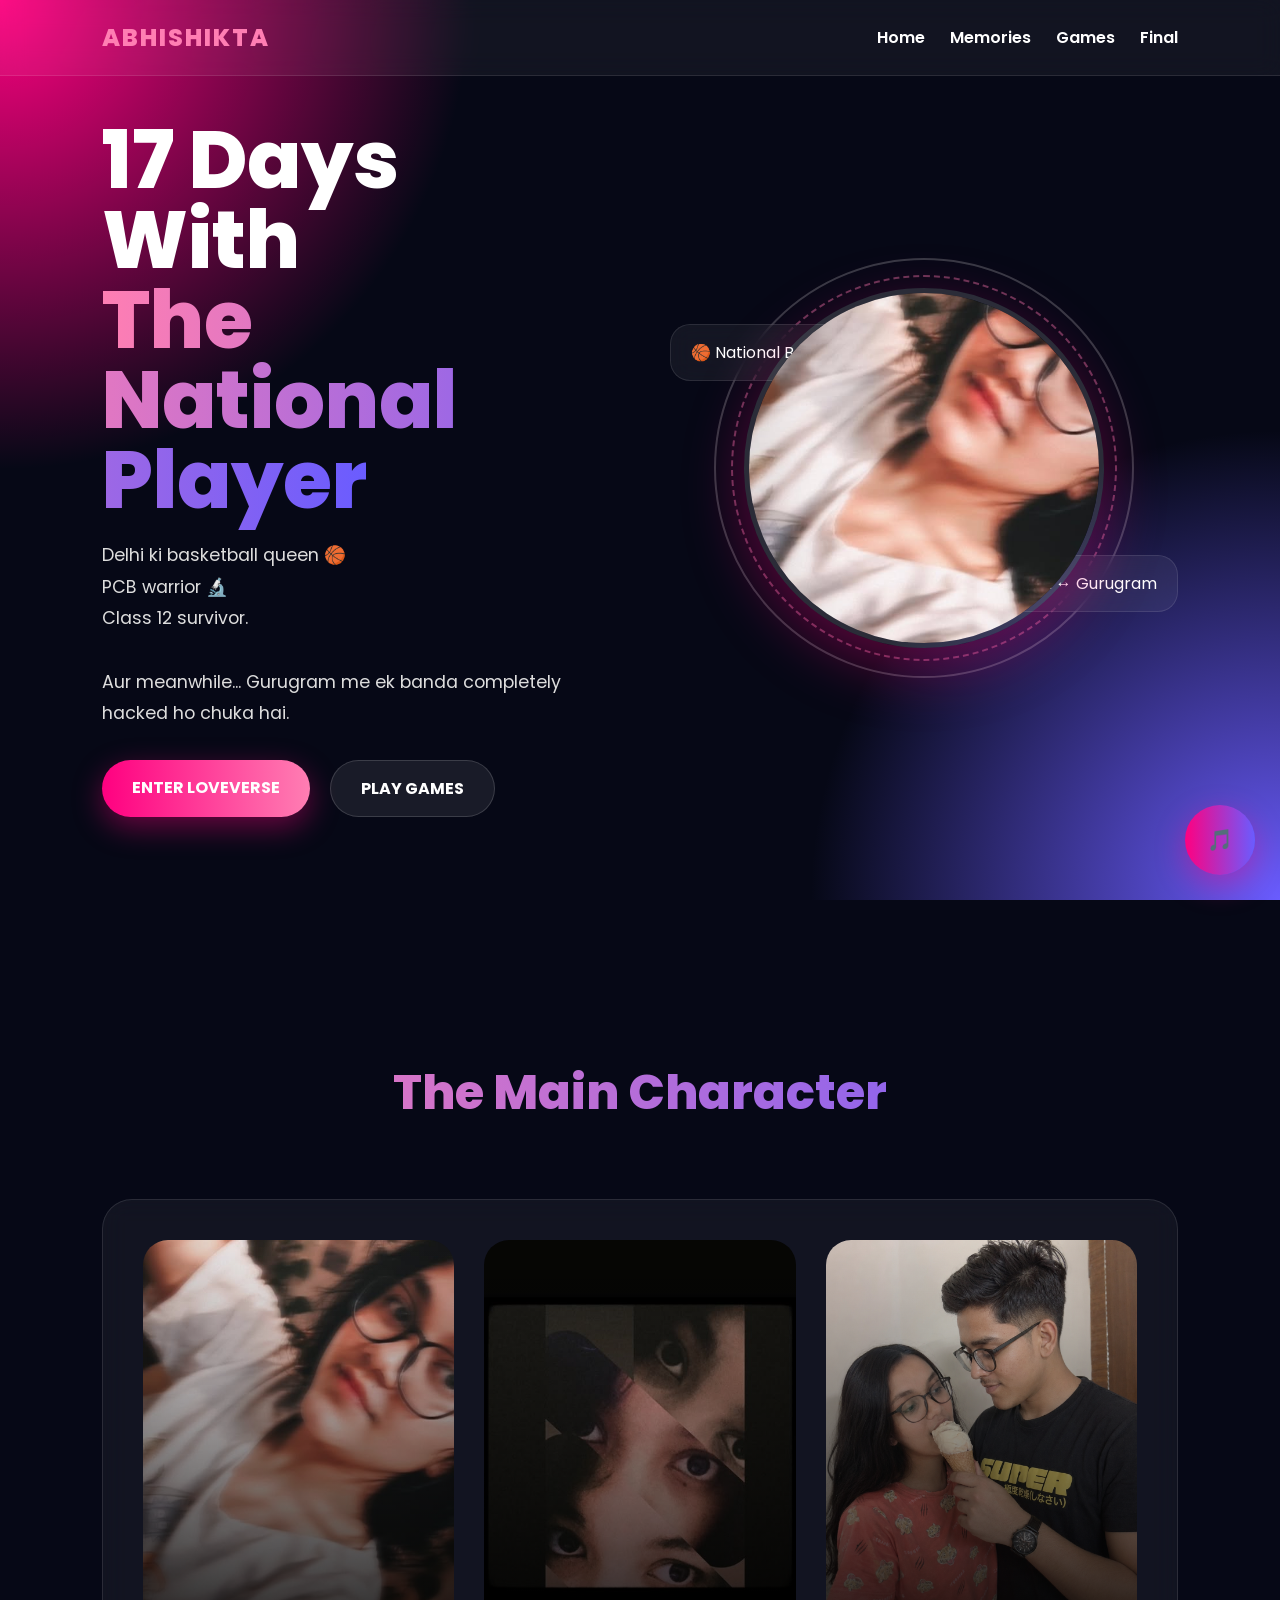
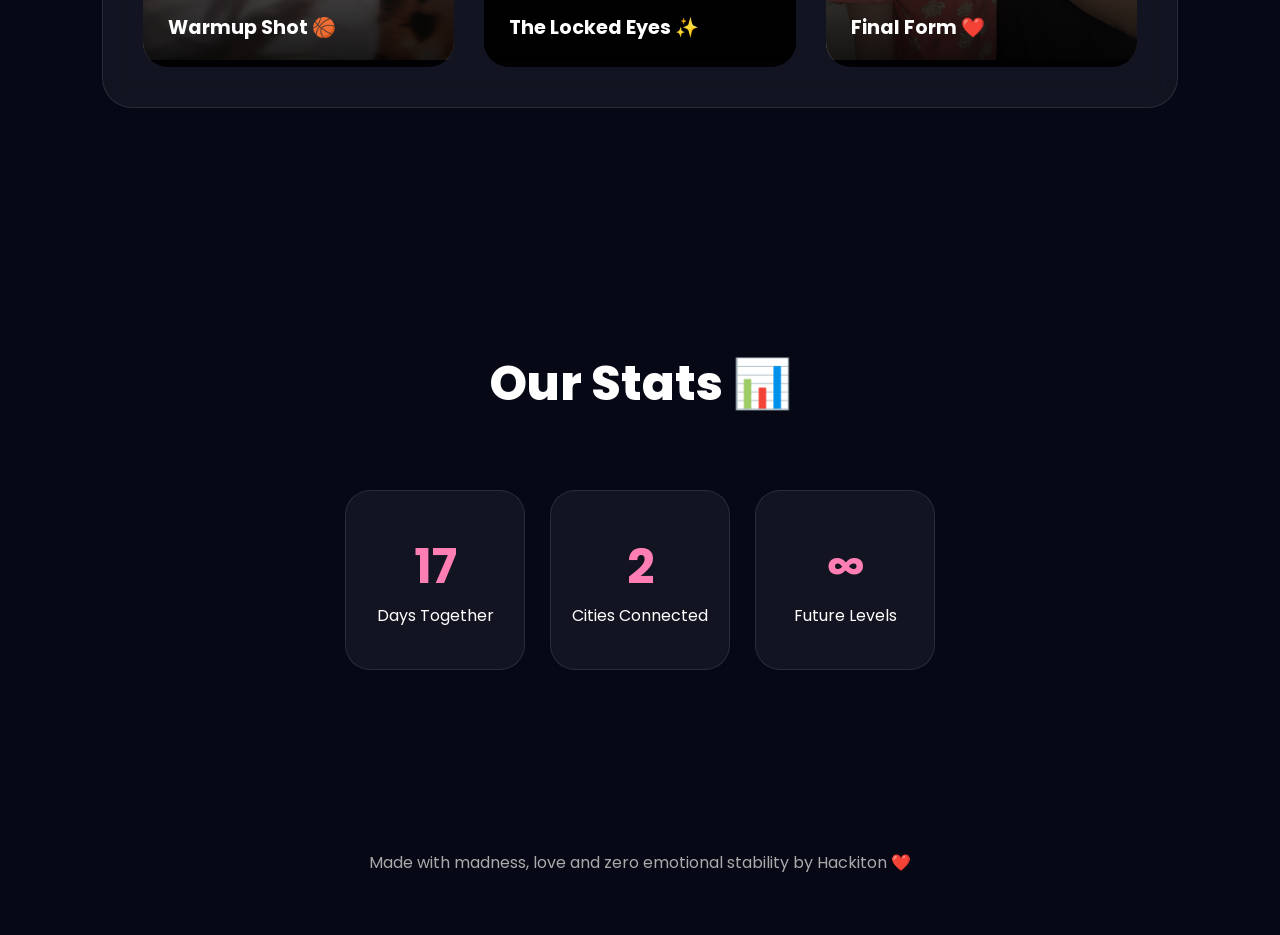
<file: index.html>
<!DOCTYPE html>
<html lang="en">
<head>
<meta charset="UTF-8">
<meta name="viewport" content="width=device-width, initial-scale=1.0">
<title>Abhishikta ❤️ Hackiton</title>

<link rel="stylesheet" href="style.css">

</head>

<body>

<div class="bg-animation">
<div class="stars"></div>
</div>

<nav>

<div class="logo">
ABHISHIKTA
</div>

<ul>
<li><a href="index.html">Home</a></li>
<li><a href="memories.html">Memories</a></li>
<li><a href="gamezone.html">Games</a></li>
<li><a href="final-letter.html">Final</a></li>
</ul>

</nav>

<section class="hero">

<div class="hero-content">

<div class="hero-text">

<h1>
17 Days With<br>
<span class="gradient-text">
The National Player
</span>
</h1>

<p>
Delhi ki basketball queen 🏀<br>
PCB warrior 🔬<br>
Class 12 survivor.<br><br>

Aur meanwhile...
Gurugram me ek banda completely hacked ho chuka hai.
</p>

<div class="hero-buttons">

<a href="memories.html" class="btn btn-primary">
ENTER LOVEVERSE
</a>

<a href="gamezone.html" class="btn btn-secondary">
PLAY GAMES
</a>

</div>

</div>

<div class="hero-image">

<div class="image-ring"></div>

<img src="image_0.jpeg" class="main-image">

<div class="floating-card card-1">
🏀 National Basketball Player
</div>

<div class="floating-card card-2">
❤️ Delhi ↔ Gurugram
</div>

</div>

</div>

</section>

<section class="section">

<h1 class="section-title gradient-text">
The Main Character
</h1>

<div class="glass">

<div class="gallery">

<div class="gallery-item">
<img src="image_0.jpeg">

<div class="overlay">
Warmup Shot 🏀
</div>

</div>

<div class="gallery-item">

<img src="image_1.jpeg">

<div class="overlay">
The Locked Eyes ✨
</div>

</div>

<div class="gallery-item">

<img src="image_2.png">

<div class="overlay">
Final Form ❤️
</div>

</div>

</div>

</div>

</section>

<section class="section">

<h1 class="section-title">
Our Stats 📊
</h1>

<div class="counter-box">

<div class="counter">
<h1>17</h1>
<p>Days Together</p>
</div>

<div class="counter">
<h1>2</h1>
<p>Cities Connected</p>
</div>

<div class="counter">
<h1>∞</h1>
<p>Future Levels</p>
</div>

</div>

</section>

<footer>
Made with madness, love and zero emotional stability by Hackiton ❤️
</footer>

<button class="music-btn" onclick="toggleMusic()">
🎵
</button>

<audio id="bgMusic" loop>
<source src="song.mp3">
</audio>

<script src="script.js"></script>

</body>
</html>
</file>
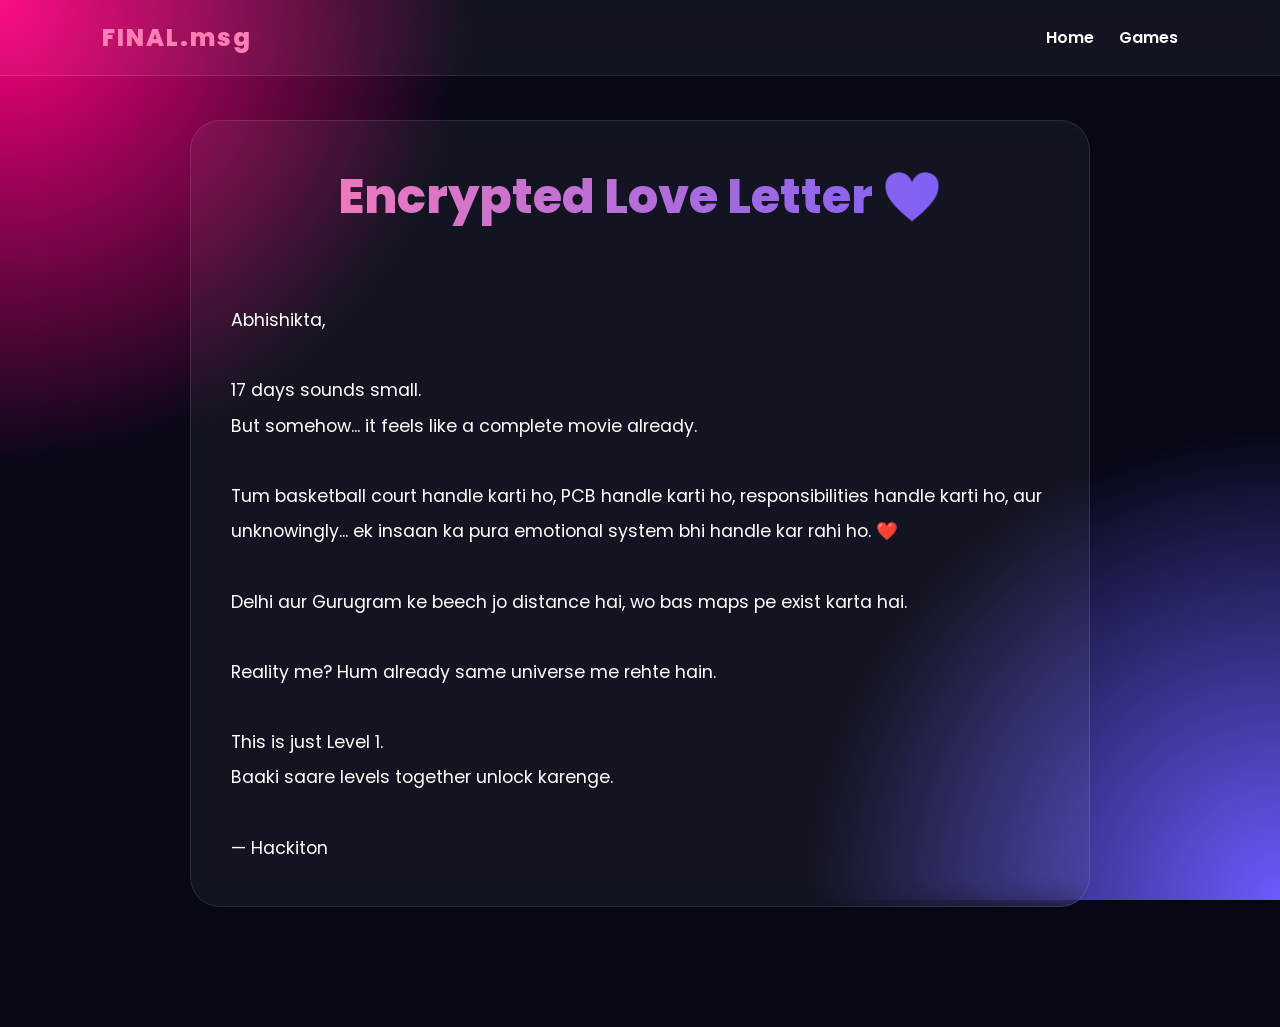
<file: final-letter.html>
<!DOCTYPE html>
<html lang="en">

<head>
<meta charset="UTF-8">
<title>Final Letter</title>

<link rel="stylesheet" href="style.css">

</head>

<body>

<div class="bg-animation">
<div class="stars"></div>
</div>

<nav>

<div class="logo">
FINAL.msg
</div>

<ul>
<li><a href="index.html">Home</a></li>
<li><a href="gamezone.html">Games</a></li>
</ul>

</nav>

<section class="section">

<div class="glass" style="max-width:900px;margin:auto;">

<h1 class="section-title gradient-text">
Encrypted Love Letter ❤️
</h1>

<p style="line-height:2;font-size:1.1rem;">

Abhishikta,<br><br>

17 days sounds small.<br>
But somehow...
it feels like a complete movie already.<br><br>

Tum basketball court handle karti ho,
PCB handle karti ho,
responsibilities handle karti ho,
aur unknowingly...
ek insaan ka pura emotional system bhi handle kar rahi ho. ❤️<br><br>

Delhi aur Gurugram ke beech jo distance hai,
wo bas maps pe exist karta hai.<br><br>

Reality me?
Hum already same universe me rehte hain.<br><br>

This is just Level 1.<br>
Baaki saare levels together unlock karenge.<br><br>

— Hackiton

</p>

</div>

</section>

</body>
</html>
</file>
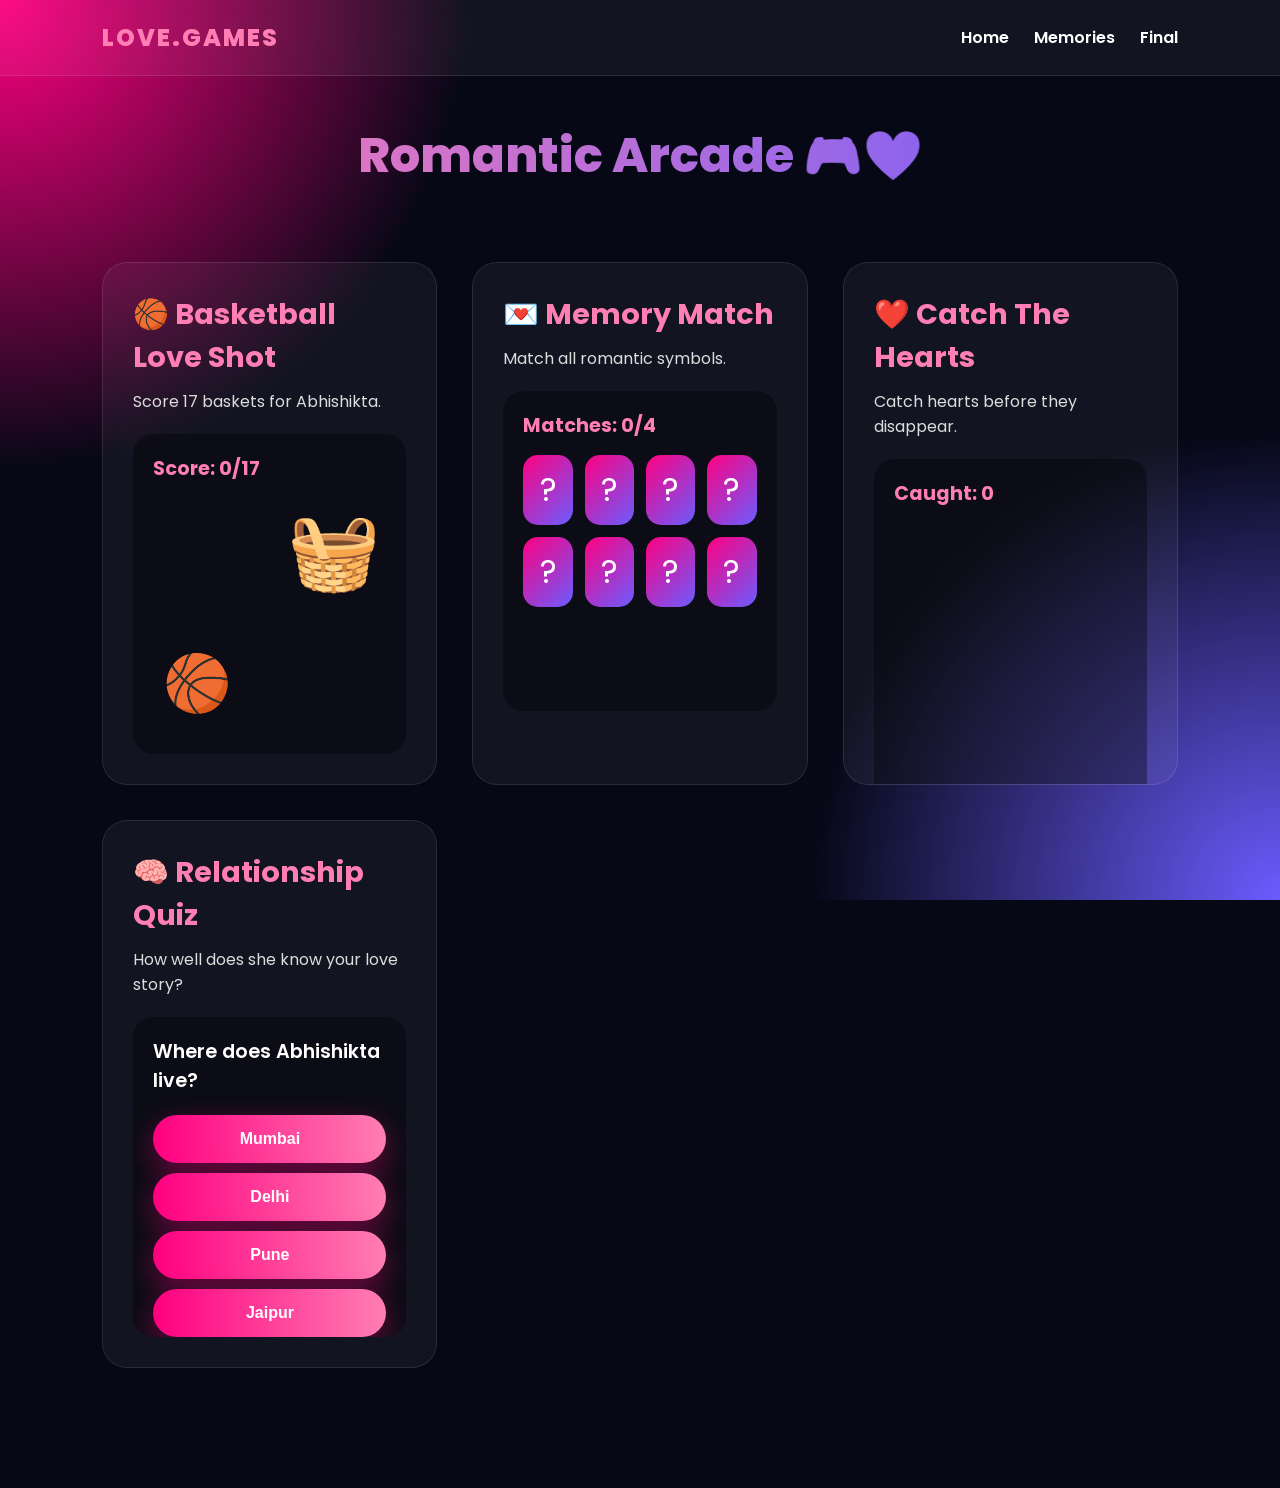
<file: gamezone.html>
<!DOCTYPE html>
<html lang="en">

<head>

    <meta charset="UTF-8">
    <meta name="viewport" content="width=device-width, initial-scale=1.0">

    <title>Romantic Arcade ❤️</title>

    <link rel="stylesheet" href="style.css">

    <style>

        .games-container {
            display: grid;
            grid-template-columns: repeat(auto-fit, minmax(320px, 1fr));
            gap: 35px;
            margin-top: 60px;
        }

        .game-box {
            background: rgba(255,255,255,.05);
            border: 1px solid rgba(255,255,255,.1);
            border-radius: 25px;
            padding: 30px;
            backdrop-filter: blur(12px);
            transition: .4s;
            overflow: hidden;
            position: relative;
        }

        .game-box:hover {
            transform: translateY(-10px);
            box-shadow: 0 20px 40px rgba(255,0,128,.25);
        }

        .game-box h2 {
            margin-bottom: 10px;
            font-size: 1.8rem;
            color: #ff7eb3;
        }

        .game-box p {
            color: #ddd;
            margin-bottom: 20px;
        }

        .game-area {
            height: 320px;
            background: rgba(0,0,0,.35);
            border-radius: 20px;
            position: relative;
            overflow: hidden;
            padding: 20px;
        }

        .score {
            font-size: 1.2rem;
            font-weight: 700;
            margin-bottom: 15px;
            color: #ff7eb3;
        }

        /* Basketball */

        #basketball-hoop {
            position: absolute;
            right: 25px;
            top: 60px;
            font-size: 75px;
        }

        #basketball {
            position: absolute;
            left: 30px;
            bottom: 30px;
            font-size: 55px;
            cursor: pointer;
            transition: 1s;
        }

        /* Memory Game */

        .memory-grid {
            display: grid;
            grid-template-columns: repeat(4,1fr);
            gap: 12px;
        }

        .memory-card {
            height: 70px;
            background: linear-gradient(135deg,#ff0080,#6a5cff);
            border-radius: 15px;
            display: flex;
            justify-content: center;
            align-items: center;
            font-size: 2rem;
            cursor: pointer;
            transition: .3s;
        }

        .memory-card:hover {
            transform: scale(1.05);
        }

        /* Heart Game */

        #heart-game {
            position: relative;
            height: 100%;
            overflow: hidden;
        }

        .heart {
            position: absolute;
            font-size: 35px;
            cursor: pointer;
            animation: fall 4s linear forwards;
        }

        @keyframes fall {

            0% {
                transform: translateY(-50px);
            }

            100% {
                transform: translateY(380px);
            }

        }

        /* Quiz */

        .quiz-question {
            font-size: 1.2rem;
            margin-bottom: 20px;
            font-weight: 600;
        }

        .quiz-options button {
            display: block;
            width: 100%;
            margin: 10px 0;
        }

        /* Mobile */

        @media(max-width:768px){

            .games-container {
                grid-template-columns: 1fr;
            }

        }

    </style>

</head>

<body>

    <div class="bg-animation">
        <div class="stars"></div>
    </div>

    <nav>

        <div class="logo">
            LOVE.GAMES
        </div>

        <ul>
            <li><a href="index.html">Home</a></li>
            <li><a href="memories.html">Memories</a></li>
            <li><a href="final-letter.html">Final</a></li>
        </ul>

    </nav>

    <section class="section">

        <h1 class="section-title gradient-text">
            Romantic Arcade 🎮❤️
        </h1>

        <div class="games-container">

            <!-- Basketball Game -->

            <div class="game-box">

                <h2>🏀 Basketball Love Shot</h2>

                <p>
                    Score 17 baskets for Abhishikta.
                </p>

                <div class="game-area">

                    <div class="score">
                        Score:
                        <span id="basket-score">0</span>/17
                    </div>

                    <div id="basketball-hoop">
                        🧺
                    </div>

                    <div id="basketball">
                        🏀
                    </div>

                </div>

            </div>

            <!-- Memory Game -->

            <div class="game-box">

                <h2>💌 Memory Match</h2>

                <p>
                    Match all romantic symbols.
                </p>

                <div class="game-area">

                    <div class="score">
                        Matches:
                        <span id="memory-score">0</span>/4
                    </div>

                    <div class="memory-grid" id="memory-grid"></div>

                </div>

            </div>

            <!-- Heart Game -->

            <div class="game-box">

                <h2>❤️ Catch The Hearts</h2>

                <p>
                    Catch hearts before they disappear.
                </p>

                <div class="game-area" id="heart-game">

                    <div class="score">
                        Caught:
                        <span id="heart-score">0</span>
                    </div>

                </div>

            </div>

            <!-- Quiz Game -->

            <div class="game-box">

                <h2>🧠 Relationship Quiz</h2>

                <p>
                    How well does she know your love story?
                </p>

                <div class="game-area">

                    <div class="quiz-question" id="quiz-question"></div>

                    <div class="quiz-options" id="quiz-options"></div>

                    <div id="quiz-result"></div>

                </div>

            </div>

        </div>

    </section>

<script>

    /* Basketball Game */

    let basketScore = 0;

    const ball = document.getElementById('basketball');

    ball.addEventListener('click', () => {

        ball.style.transform =
        'translate(240px,-190px) rotate(720deg)';

        setTimeout(() => {

            basketScore++;

            document.getElementById('basket-score').innerText =
            basketScore;

            ball.style.transition = 'none';

            ball.style.transform = 'translate(0,0)';

            setTimeout(() => {

                ball.style.transition = '1s';

            }, 50);

            if(basketScore === 17){

                alert('🏆 LEVEL CLEARED ❤️');

            }

        }, 1000);

    });


    /* Memory Game */

    const emojis = [
        '❤️',
        '🏀',
        '✨',
        '💌',
        '❤️',
        '🏀',
        '✨',
        '💌'
    ];

    let shuffled =
    [...emojis].sort(() => Math.random() - 0.5);

    const grid =
    document.getElementById('memory-grid');

    let firstCard = null;
    let secondCard = null;
    let lock = false;
    let matches = 0;

    shuffled.forEach((emoji) => {

        const card = document.createElement('div');

        card.classList.add('memory-card');

        card.dataset.emoji = emoji;

        card.innerText = '?';

        grid.appendChild(card);

        card.addEventListener('click', () => {

            if(lock || card.innerText !== '?') return;

            card.innerText = emoji;

            if(!firstCard){

                firstCard = card;

            }

            else{

                secondCard = card;

                lock = true;

                if(
                    firstCard.dataset.emoji ===
                    secondCard.dataset.emoji
                ){

                    matches++;

                    document.getElementById('memory-score').innerText =
                    matches;

                    firstCard = null;
                    secondCard = null;

                    lock = false;

                    if(matches === 4){

                        alert('💖 MEMORY COMPLETED 💖');

                    }

                }

                else{

                    setTimeout(() => {

                        firstCard.innerText = '?';
                        secondCard.innerText = '?';

                        firstCard = null;
                        secondCard = null;

                        lock = false;

                    }, 700);

                }

            }

        });

    });


    /* Heart Game */

    const heartGame =
    document.getElementById('heart-game');

    let heartScore = 0;

    function createHeart(){

        const heart =
        document.createElement('div');

        heart.classList.add('heart');

        heart.innerText = '❤️';

        heart.style.left =
        Math.random() * 90 + '%';

        heartGame.appendChild(heart);

        heart.addEventListener('click', () => {

            heart.remove();

            heartScore++;

            document.getElementById('heart-score').innerText =
            heartScore;

            if(heartScore === 17){

                alert('❤️ LOVE OVERLOAD ❤️');

            }

        });

        setTimeout(() => {

            heart.remove();

        }, 4000);

    }

    setInterval(createHeart, 900);


    /* Quiz Game */

    const quizData = [

        {
            question:'Where does Abhishikta live?',
            options:[
                'Mumbai',
                'Delhi',
                'Pune',
                'Jaipur'
            ],
            answer:'Delhi'
        },

        {
            question:'What is her passion?',
            options:[
                'Basketball',
                'Coding',
                'Cricket',
                'Dance'
            ],
            answer:'Basketball'
        },

        {
            question:'How many days together?',
            options:[
                '17 days',
                '2 years',
                '1 month',
                '100 days'
            ],
            answer:'17 days'
        }

    ];

    let currentQuiz = 0;

    function loadQuiz(){

        const q = quizData[currentQuiz];

        document.getElementById('quiz-question').innerText =
        q.question;

        const options =
        document.getElementById('quiz-options');

        options.innerHTML = '';

        q.options.forEach(option => {

            const btn =
            document.createElement('button');

            btn.classList.add(
                'btn',
                'btn-primary'
            );

            btn.innerText = option;

            btn.onclick = () => {

                if(option === q.answer){

                    currentQuiz++;

                    if(currentQuiz < quizData.length){

                        loadQuiz();

                    }

                    else{

                        document.getElementById('quiz-result').innerHTML =

                        '<h2 style=\"margin-top:20px;color:#ff7eb3;\">❤️ PERFECT SCORE ❤️</h2>';

                    }

                }

                else{

                    alert('Wrong answer 😭');

                }

            };

            options.appendChild(btn);

        });

    }

    loadQuiz();

</script>

</body>
  </html>
</file>
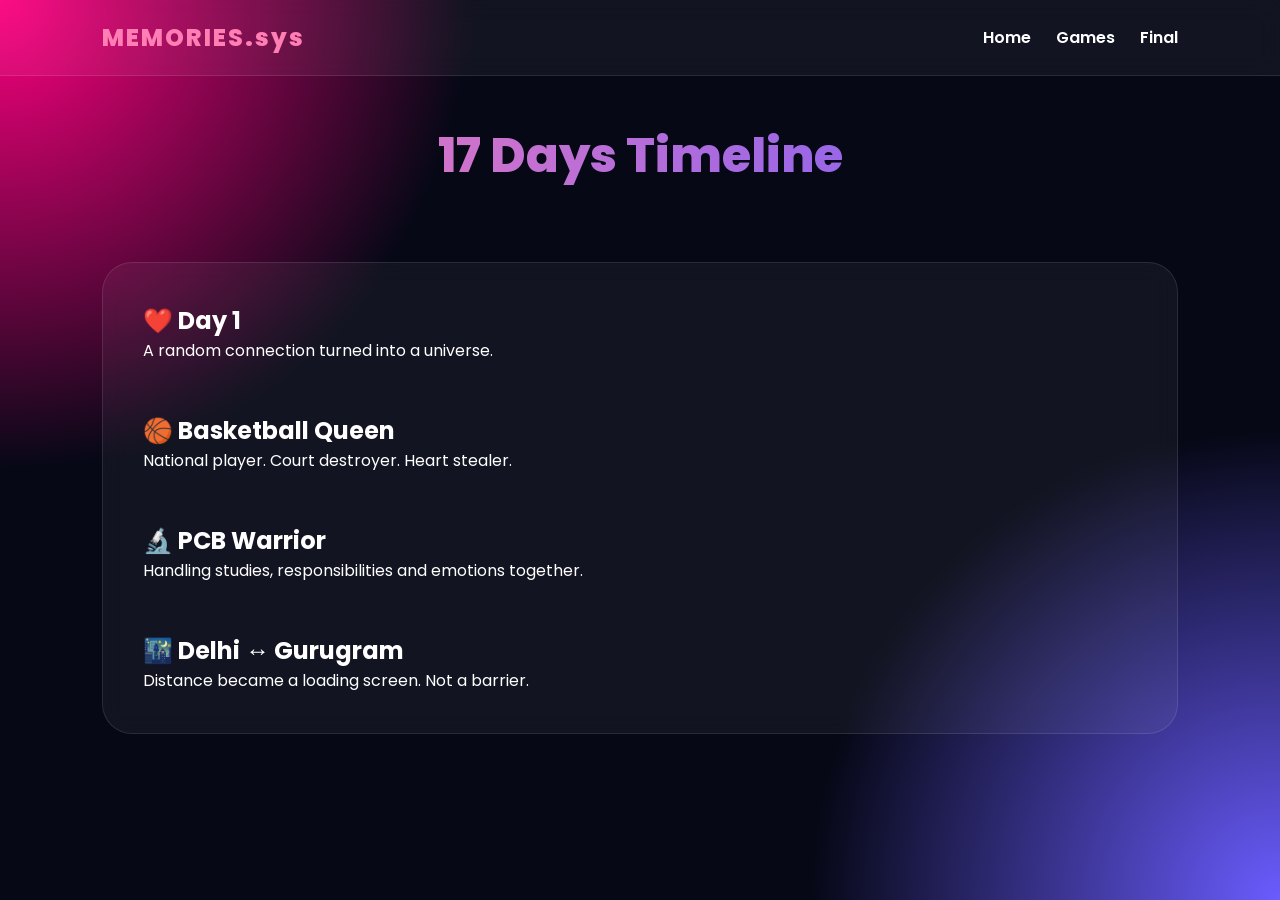
<file: memories.html>
<!DOCTYPE html>
<html lang="en">

<head>
<meta charset="UTF-8">
<title>Memories</title>

<link rel="stylesheet" href="style.css">

</head>

<body>

<div class="bg-animation">
<div class="stars"></div>
</div>

<nav>

<div class="logo">
MEMORIES.sys
</div>

<ul>
<li><a href="index.html">Home</a></li>
<li><a href="gamezone.html">Games</a></li>
<li><a href="final-letter.html">Final</a></li>
</ul>

</nav>

<section class="section">

<h1 class="section-title gradient-text">
17 Days Timeline
</h1>

<div class="glass">

<h2>❤️ Day 1</h2>
<p>
A random connection turned into a universe.
</p>

<br><br>

<h2>🏀 Basketball Queen</h2>
<p>
National player. Court destroyer. Heart stealer.
</p>

<br><br>

<h2>🔬 PCB Warrior</h2>
<p>
Handling studies, responsibilities and emotions together.
</p>

<br><br>

<h2>🌃 Delhi ↔ Gurugram</h2>
<p>
Distance became a loading screen.
Not a barrier.
</p>

</div>

</section>

</body>
</html>
</file>
<file: style.css>
@import url('https://fonts.googleapis.com/css2?family=Poppins:wght@300;400;600;800&family=Dancing+Script:wght@700&family=Orbitron:wght@500&display=swap');

*{
margin:0;
padding:0;
box-sizing:border-box;
scroll-behavior:smooth;
}

body{
font-family:'Poppins',sans-serif;
background:#060816;
overflow-x:hidden;
color:white;
}

.bg-animation{
position:fixed;
width:100%;
height:100%;
top:0;
left:0;
z-index:-2;
background:
radial-gradient(circle at top left,#ff0080 0%,transparent 30%),
radial-gradient(circle at bottom right,#6a5cff 0%,transparent 30%),
#060816;
overflow:hidden;
}

.stars{
position:absolute;
width:100%;
height:100%;
background:url('https://www.transparenttextures.com/patterns/stardust.png');
animation:starsMove 120s linear infinite;
opacity:.35;
}

@keyframes starsMove{
from{
transform:translateY(0);
}
to{
transform:translateY(-2000px);
}
}

nav{
position:fixed;
top:0;
width:100%;
display:flex;
justify-content:space-between;
align-items:center;
padding:20px 8%;
background:rgba(255,255,255,.05);
backdrop-filter:blur(12px);
z-index:999;
border-bottom:1px solid rgba(255,255,255,.1);
}

.logo{
font-size:1.5rem;
font-weight:800;
color:#ff7eb3;
letter-spacing:2px;
}

nav ul{
display:flex;
gap:25px;
list-style:none;
}

nav a{
text-decoration:none;
color:white;
font-weight:600;
transition:.3s;
}

nav a:hover{
color:#ff7eb3;
}

.hero{
min-height:100vh;
display:flex;
justify-content:center;
align-items:center;
padding:120px 8%;
position:relative;
}

.hero-content{
display:grid;
grid-template-columns:1fr 1fr;
gap:60px;
align-items:center;
width:100%;
max-width:1400px;
}

.hero-text h1{
font-size:5rem;
line-height:1;
font-weight:800;
margin-bottom:20px;
}

.gradient-text{
background:linear-gradient(90deg,#ff7eb3,#6a5cff);
-webkit-background-clip:text;
-webkit-text-fill-color:transparent;
}

.hero-text p{
font-size:1.1rem;
line-height:1.8;
color:#ddd;
margin-bottom:30px;
}

.hero-buttons{
display:flex;
gap:20px;
flex-wrap:wrap;
}

.btn{
padding:15px 30px;
border:none;
border-radius:60px;
cursor:pointer;
font-size:1rem;
font-weight:700;
transition:.35s;
text-decoration:none;
display:inline-block;
}

.btn-primary{
background:linear-gradient(90deg,#ff0080,#ff7eb3);
color:white;
box-shadow:0 10px 30px rgba(255,0,128,.4);
}

.btn-primary:hover{
transform:translateY(-5px) scale(1.05);
}

.btn-secondary{
background:rgba(255,255,255,.08);
color:white;
border:1px solid rgba(255,255,255,.15);
}

.btn-secondary:hover{
background:rgba(255,255,255,.15);
}

.hero-image{
position:relative;
display:flex;
justify-content:center;
align-items:center;
}

.image-ring{
position:absolute;
width:420px;
height:420px;
border-radius:50%;
border:2px solid rgba(255,255,255,.2);
animation:spin 12s linear infinite;
}

.image-ring::before{
content:'';
position:absolute;
inset:15px;
border-radius:50%;
border:2px dashed rgba(255,126,179,.4);
}

@keyframes spin{
100%{
transform:rotate(360deg);
}
}

.main-image{
width:360px;
height:360px;
border-radius:50%;
object-fit:cover;
border:5px solid rgba(255,255,255,.15);
box-shadow:0 20px 60px rgba(255,0,128,.35);
z-index:2;
}

.floating-card{
position:absolute;
background:rgba(255,255,255,.06);
backdrop-filter:blur(12px);
padding:15px 20px;
border-radius:20px;
border:1px solid rgba(255,255,255,.1);
animation:float 4s ease-in-out infinite;
}

.card-1{
top:10%;
left:0;
}

.card-2{
bottom:10%;
right:0;
animation-delay:2s;
}

@keyframes float{
0%,100%{
transform:translateY(0);
}
50%{
transform:translateY(-20px);
}
}

.section{
padding:120px 8%;
}

.section-title{
font-size:3rem;
text-align:center;
margin-bottom:70px;
font-weight:800;
}

.glass{
background:rgba(255,255,255,.05);
border:1px solid rgba(255,255,255,.1);
backdrop-filter:blur(12px);
border-radius:30px;
padding:40px;
}

.gallery{
display:grid;
grid-template-columns:repeat(auto-fit,minmax(280px,1fr));
gap:30px;
}

.gallery-item{
position:relative;
overflow:hidden;
border-radius:25px;
cursor:pointer;
}

.gallery-item img{
width:100%;
height:420px;
object-fit:cover;
transition:1s;
}

.gallery-item:hover img{
transform:scale(1.1);
}

.overlay{
position:absolute;
inset:0;
background:linear-gradient(transparent,rgba(0,0,0,.9));
display:flex;
align-items:flex-end;
padding:25px;
font-size:1.2rem;
font-weight:700;
}

.counter-box{
display:flex;
justify-content:center;
gap:25px;
flex-wrap:wrap;
margin-top:50px;
}

.counter{
width:180px;
height:180px;
border-radius:25px;
background:rgba(255,255,255,.05);
display:flex;
justify-content:center;
align-items:center;
flex-direction:column;
border:1px solid rgba(255,255,255,.1);
}

.counter h1{
font-size:3rem;
color:#ff7eb3;
}

footer{
padding:60px 8%;
text-align:center;
color:#aaa;
}

.music-btn{
position:fixed;
bottom:25px;
right:25px;
width:70px;
height:70px;
border-radius:50%;
border:none;
background:linear-gradient(90deg,#ff0080,#6a5cff);
color:white;
font-size:1.3rem;
cursor:pointer;
z-index:999;
box-shadow:0 10px 30px rgba(255,0,128,.4);
}

@media(max-width:950px){

.hero-content{
grid-template-columns:1fr;
text-align:center;
}

.hero-text h1{
font-size:3.5rem;
}

.image-ring{
width:320px;
height:320px;
}

.main-image{
width:270px;
height:270px;
}

  }
</file>
